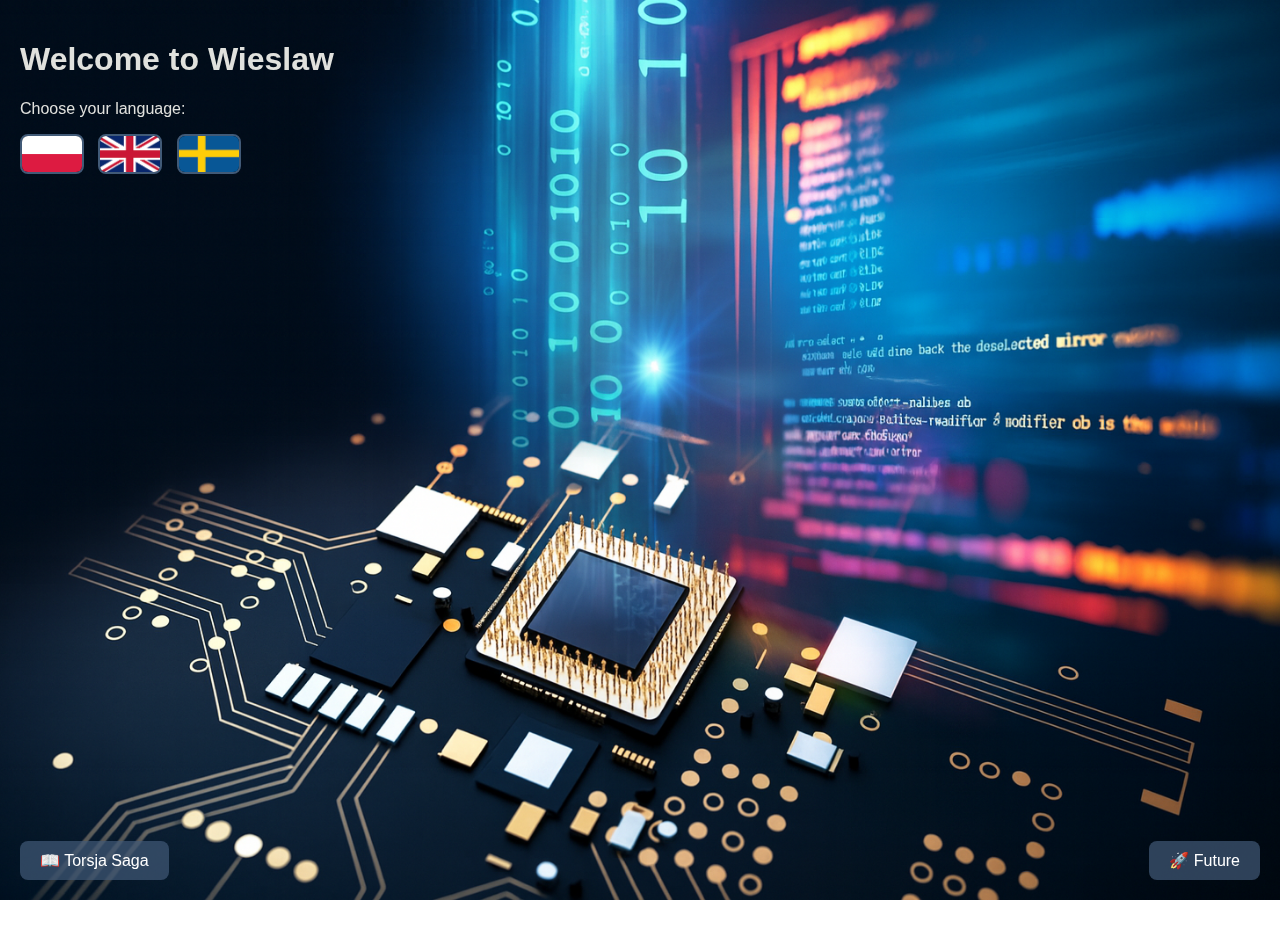
<file: index.html>
<!DOCTYPE html>
<html lang="pl">
<head>
  <meta charset="UTF-8">
  <title>Welcome to Wieslaw</title>
  <link rel="stylesheet" href="css/style.css">
</head>

<body>
  <!-- Nagłówek i języki w lewym górnym rogu -->
  <div class="lang-box">
    <h1>Welcome to Wieslaw</h1>
    <p>Choose your language:</p>
    <div class="flags">
      <a href="pl/index.html"><img src="images/pl.png" alt="Polski"></a>
      <a href="en/index.html"><img src="images/en.png" alt="English"></a>
      <a href="sv/index.html"><img src="images/sv.png" alt="Svenska"></a>
    </div>
  </div>

  <!-- Przyciski fixed -->
  <button class="btn-fixed right" onclick="window.location.href='future/index.html'">
    🚀 Future
  </button>

  <button class="btn-fixed left" onclick="window.location.href='torsja/index.html'">
    📖 Torsja Saga
  </button>
</body>
</html>
</file>
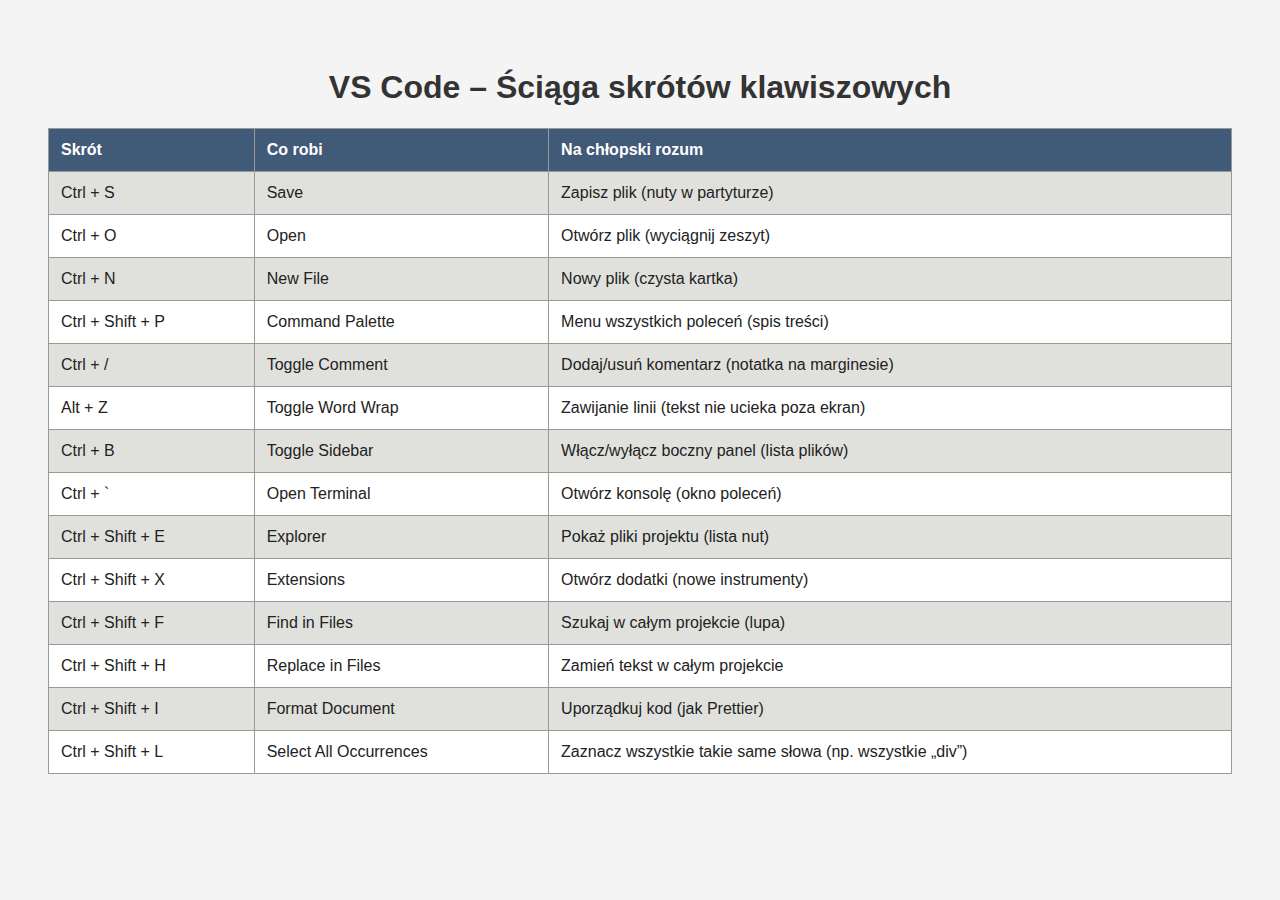
<file: _pl/index.html>
<!DOCTYPE html>
<html lang="pl">
<head>
  <meta charset="UTF-8">
  <title>VS Code – Ściąga skrótów</title>
  <style>
    body {
      font-family: Arial, sans-serif;
      background: #f4f4f4;
      color: #222;
      padding: 40px;
    }
    h1 {
      text-align: center;
      color: #333;
    }
    table {
      width: 100%;
      border-collapse: collapse;
      margin-top: 20px;
      background: #fff;
    }
    th, td {
      border: 1px solid #999;
      padding: 12px;
      text-align: left;
    }
    th {
      background: #415a77;
      color: #fff;
    }
    tr:nth-child(even) {
      background: #e0e1dd;
    }
  </style>
</head>
<body>
  <h1>VS Code – Ściąga skrótów klawiszowych</h1>
  <table>
    <tr>
      <th>Skrót</th>
      <th>Co robi</th>
      <th>Na chłopski rozum</th>
    </tr>
    <tr>
      <td>Ctrl + S</td>
      <td>Save</td>
      <td>Zapisz plik (nuty w partyturze)</td>
    </tr>
    <tr>
      <td>Ctrl + O</td>
      <td>Open</td>
      <td>Otwórz plik (wyciągnij zeszyt)</td>
    </tr>
    <tr>
      <td>Ctrl + N</td>
      <td>New File</td>
      <td>Nowy plik (czysta kartka)</td>
    </tr>
    <tr>
      <td>Ctrl + Shift + P</td>
      <td>Command Palette</td>
      <td>Menu wszystkich poleceń (spis treści)</td>
    </tr>
    <tr>
      <td>Ctrl + /</td>
      <td>Toggle Comment</td>
      <td>Dodaj/usuń komentarz (notatka na marginesie)</td>
    </tr>
    <tr>
      <td>Alt + Z</td>
      <td>Toggle Word Wrap</td>
      <td>Zawijanie linii (tekst nie ucieka poza ekran)</td>
    </tr>
    <tr>
      <td>Ctrl + B</td>
      <td>Toggle Sidebar</td>
      <td>Włącz/wyłącz boczny panel (lista plików)</td>
    </tr>
    <tr>
      <td>Ctrl + `</td>
      <td>Open Terminal</td>
      <td>Otwórz konsolę (okno poleceń)</td>
    </tr>
    <tr>
      <td>Ctrl + Shift + E</td>
      <td>Explorer</td>
      <td>Pokaż pliki projektu (lista nut)</td>
    </tr>
    <tr>
      <td>Ctrl + Shift + X</td>
      <td>Extensions</td>
      <td>Otwórz dodatki (nowe instrumenty)</td>
    </tr>
    <tr>
      <td>Ctrl + Shift + F</td>
      <td>Find in Files</td>
      <td>Szukaj w całym projekcie (lupa)</td>
    </tr>
    <tr>
      <td>Ctrl + Shift + H</td>
      <td>Replace in Files</td>
      <td>Zamień tekst w całym projekcie</td>
    </tr>
    <tr>
      <td>Ctrl + Shift + I</td>
      <td>Format Document</td>
      <td>Uporządkuj kod (jak Prettier)</td>
    </tr>
    <tr>
      <td>Ctrl + Shift + L</td>
      <td>Select All Occurrences</td>
      <td>Zaznacz wszystkie takie same słowa (np. wszystkie „div”)</td>
    </tr>
  </table>
</body>
</html>
</file>
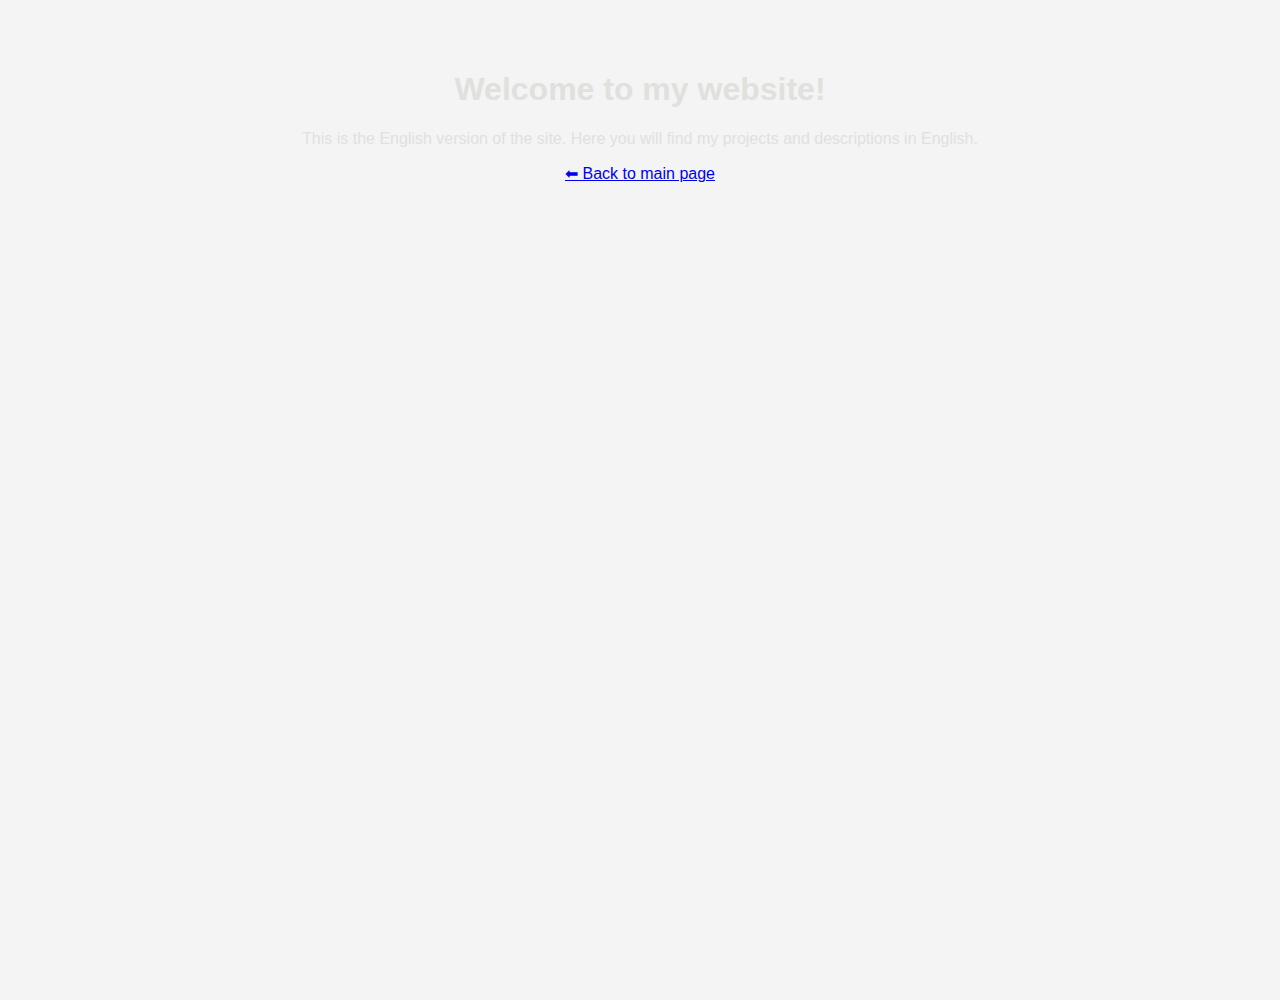
<file: en/index.html>
<!DOCTYPE html>
<html lang="en">
<head>
  <link rel="stylesheet" href="../css/style.css">
  <meta charset="UTF-8">
  <title>Welcome to Wieslaw's page</title>
</head>
<body style="font-family: Arial; text-align: center; background: #f4f4f4; padding: 50px;">
  <h1>Welcome to my website!</h1>
  <p>This is the English version of the site. Here you will find my projects and descriptions in English.</p>
  <a href="../index.html">⬅ Back to main page</a>
</body>
</html>
</file>
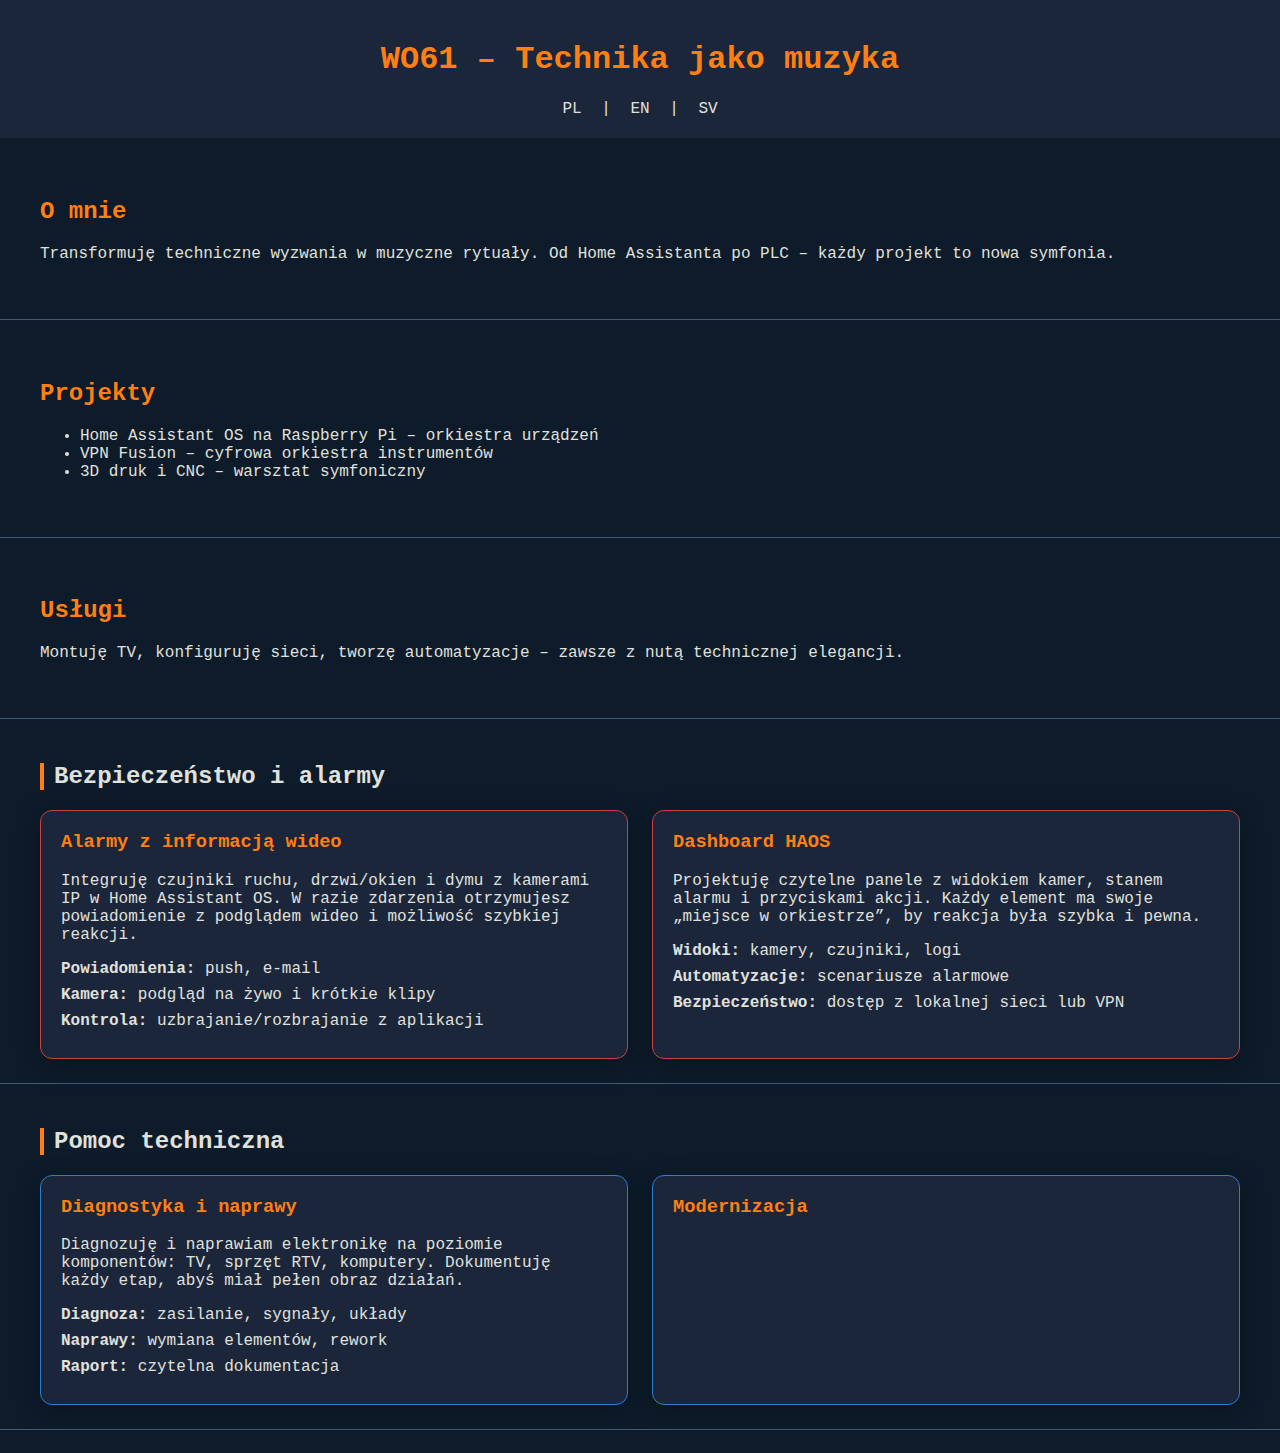
<file: pl/index.html>
<!DOCTYPE html>
<html lang="pl">
<head>
  <!-- ====== STYLE DLA NOWYCH SEKCJI ====== -->
  <!-- Tutaj zaczyna się CSS, czyli opis wyglądu strony -->
<style>
  /* Cards layout = układ prostokątów (kart) */
  .cards {
    display: grid; /* ustawiamy siatkę */
    grid-template-columns: repeat(auto-fit, minmax(280px, 1fr)); /* karty układają się obok siebie, minimum 280px szerokości */
    gap: 24px; /* odstęp między kartami */
    margin-top: 16px; /* odstęp od góry sekcji */
  }

  /* Wygląd pojedynczej karty */
  .card {
    background: #1b263b; /* ciemne tło */
    border: 1px solid #415a77; /* cienka ramka */
    border-radius: 12px; /* zaokrąglone rogi */
    padding: 20px; /* odstęp wewnątrz karty */
    box-shadow: 0 6px 24px rgba(0,0,0,0.25); /* cień pod kartą */
  }

  /* Nagłówek w karcie (np. tytuł) */
  .card h3 {
    color: #ff7f11; /* pomarańczowy kolor nagłówka */
    margin-top: 0; /* brak dodatkowego odstępu na górze */
  }

  /* Lista w karcie (punkty) */
  .card ul {
    list-style: none; /* bez kropek przy liście */
    padding: 0; /* brak dodatkowych odstępów */
    margin: 12px 0 0 0; /* odstęp od tekstu powyżej */
  }
  .card ul li {
    margin-bottom: 8px; /* odstęp między punktami listy */
  }

  /* Nagłówki sekcji (np. "Bezpieczeństwo i alarmy") */
  #security h2, #support h2 {
    color: #e0e1dd; /* jasny kolor tekstu */
    border-left: 4px solid #ff7f11; /* pomarańczowa kreska po lewej stronie */
    padding-left: 10px; /* odstęp między kreską a tekstem */
  }

  /* Specjalne kolory ramek dla kart w sekcjach */
  #security .card { border-color: #c94141; } /* czerwony akcent dla bezpieczeństwa */
  #support .card { border-color: #2e7bcf; } /* niebieski akcent dla pomocy technicznej */

  /* Odstępy dla całych sekcji */
  section#security, section#support {
    padding-top: 24px;
    padding-bottom: 24px;
  }
</style>

  <!-- Ustawienia strony -->
  <meta charset="UTF-8">
  <title>WO61 – Techniczna Symfonia</title>
  <style>
    /* Ogólny wygląd strony */
    body {
      font-family: 'Source Code Pro', monospace; /* czcionka techniczna */
      background-color: #0d1b2a; /* ciemne tło strony */
      color: #e0e1dd; /* jasny tekst */
      margin: 0; /* brak marginesów */
      padding: 0; /* brak odstępów */
    }

    /* Pasek nagłówka (góra strony) */
    header {
      background: #1b263b; /* ciemniejsze tło */
      padding: 20px; /* odstęp wewnątrz */
      text-align: center; /* tekst wyśrodkowany */
    }

    /* Menu językowe */
    nav {
      margin-top: 10px; /* odstęp od nagłówka */
    }
    nav a {
      color: #e0e1dd; /* jasny kolor linków */
      margin: 0 10px; /* odstęp między linkami */
      text-decoration: none; /* bez podkreślenia */
    }

    /* Ogólny wygląd sekcji */
    section {
      padding: 40px; /* odstęp wewnątrz sekcji */
      border-bottom: 1px solid #415a77; /* cienka linia oddzielająca sekcje */
    }

    /* Kolory nagłówków */
    h1, h2 {
      color: #ff7f11; /* pomarańczowy */
    }

    /* Stopka (dół strony) */
    footer {
      background: #1b263b; /* ciemne tło */
      text-align: center; /* tekst wyśrodkowany */
      padding: 20px; /* odstęp wewnątrz */
      font-size: 0.8em; /* mniejsza czcionka */
    }
  </style>
</head>
<body>
  <!-- Nagłówek strony -->
  <header>
    <h1>WO61 – Technika jako muzyka</h1>
    <!-- Menu językowe -->
    <nav>
      <a href="/pl">PL</a> | <a href="/en">EN</a> | <a href="/sv">SV</a>
    </nav>
  </header>

  <!-- Sekcja "O mnie" -->
  <section id="about">
    <h2>O mnie</h2>
    <p>Transformuję techniczne wyzwania w muzyczne rytuały. Od Home Assistanta po PLC – każdy projekt to nowa symfonia.</p>
  </section>

  <!-- Sekcja "Projekty" -->
  <section id="projects">
    <h2>Projekty</h2>
    <ul>
      <li>Home Assistant OS na Raspberry Pi – orkiestra urządzeń</li>
      <li>VPN Fusion – cyfrowa orkiestra instrumentów</li>
      <li>3D druk i CNC – warsztat symfoniczny</li>
    </ul>
  </section>

  <!-- Sekcja "Usługi" -->
  <section id="services">
    <h2>Usługi</h2>
    <p>Montuję TV, konfiguruję sieci, tworzę automatyzacje – zawsze z nutą technicznej elegancji.</p>
  </section>

  <!-- Sekcja "Bezpieczeństwo i alarmy" -->
  <section id="security">
    <h2>Bezpieczeństwo i alarmy</h2>
    <div class="cards">
      <!-- Pierwsza karta -->
      <article class="card">
        <h3>Alarmy z informacją wideo</h3>
        <p>Integruję czujniki ruchu, drzwi/okien i dymu z kamerami IP w Home Assistant OS. W razie zdarzenia otrzymujesz powiadomienie z podglądem wideo i możliwość szybkiej reakcji.</p>
        <ul>
          <li><strong>Powiadomienia:</strong> push, e‑mail</li>
          <li><strong>Kamera:</strong> podgląd na żywo i krótkie klipy</li>
          <li><strong>Kontrola:</strong> uzbrajanie/rozbrajanie z aplikacji</li>
        </ul>
      </article>
      <!-- Druga karta -->
      <article class="card">
        <h3>Dashboard HAOS</h3>
        <p>Projektuję czytelne panele z widokiem kamer, stanem alarmu i przyciskami akcji. Każdy element ma swoje „miejsce w orkiestrze”, by reakcja była szybka i pewna.</p>
        <ul>
          <li><strong>Widoki:</strong> kamery, czujniki, logi</li>
          <li><strong>Automatyzacje:</strong> scenariusze alarmowe</li>
          <li><strong>Bezpieczeństwo:</strong> dostęp z lokalnej sieci lub VPN</li>
        </ul>
      </article>
    </div>
  </section>

  <!-- Sekcja "Pomoc techniczna" -->
  <section id="support">
    <h2>Pomoc techniczna</h2>
    <div class="cards">
      <!-- Pierwsza karta -->
      <article class="card">
        <h3>Diagnostyka i naprawy</h3>
        <p>Diagnozuję i naprawiam elektronikę na poziomie komponentów: TV, sprzęt RTV, komputery. Dokumentuję każdy etap, abyś miał pełen obraz działań.</p>
        <ul>
          <li><strong>Diagnoza:</strong> zasilanie, sygnały, układy</li>
          <li><strong>Naprawy:</strong> wymiana elementów, rework</li>
          <li><strong>Raport:</strong> czytelna dokumentacja</li>
        </ul>
      </article>
      <!-- Druga karta -->
      <article class="card">
        <h3>Modernizacja
</file>
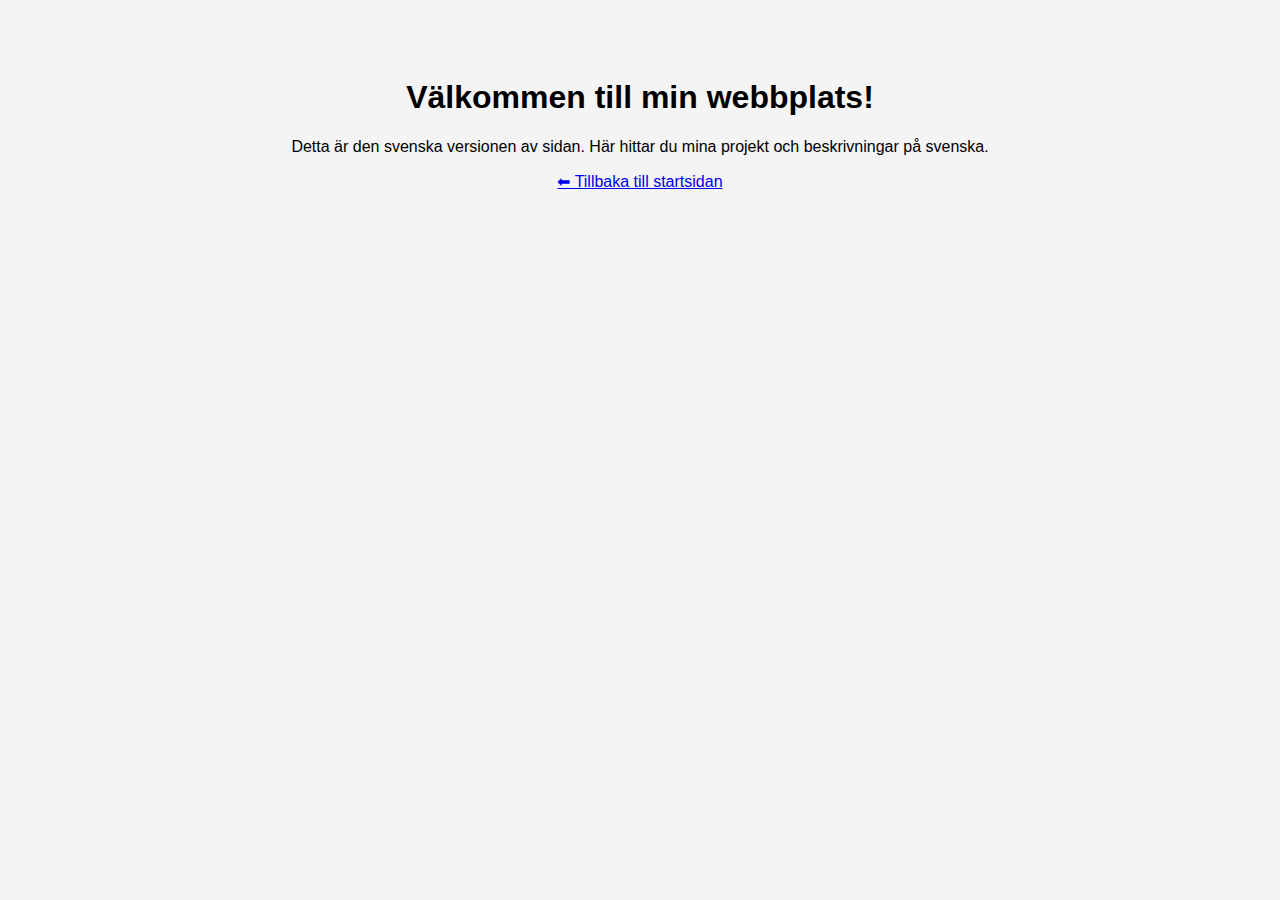
<file: sv/index.html>
<!DOCTYPE html>
<html lang="sv">
<head>
  <meta charset="UTF-8">
  <title>Välkommen till Wieslaws sida</title>
</head>
<body style="font-family: Arial; text-align: center; background: #f4f4f4; padding: 50px;">
  <h1>Välkommen till min webbplats!</h1>
  <p>Detta är den svenska versionen av sidan. Här hittar du mina projekt och beskrivningar på svenska.</p>
  <a href="../index.html">⬅ Tillbaka till startsidan</a>
</body>
</html>
</file>
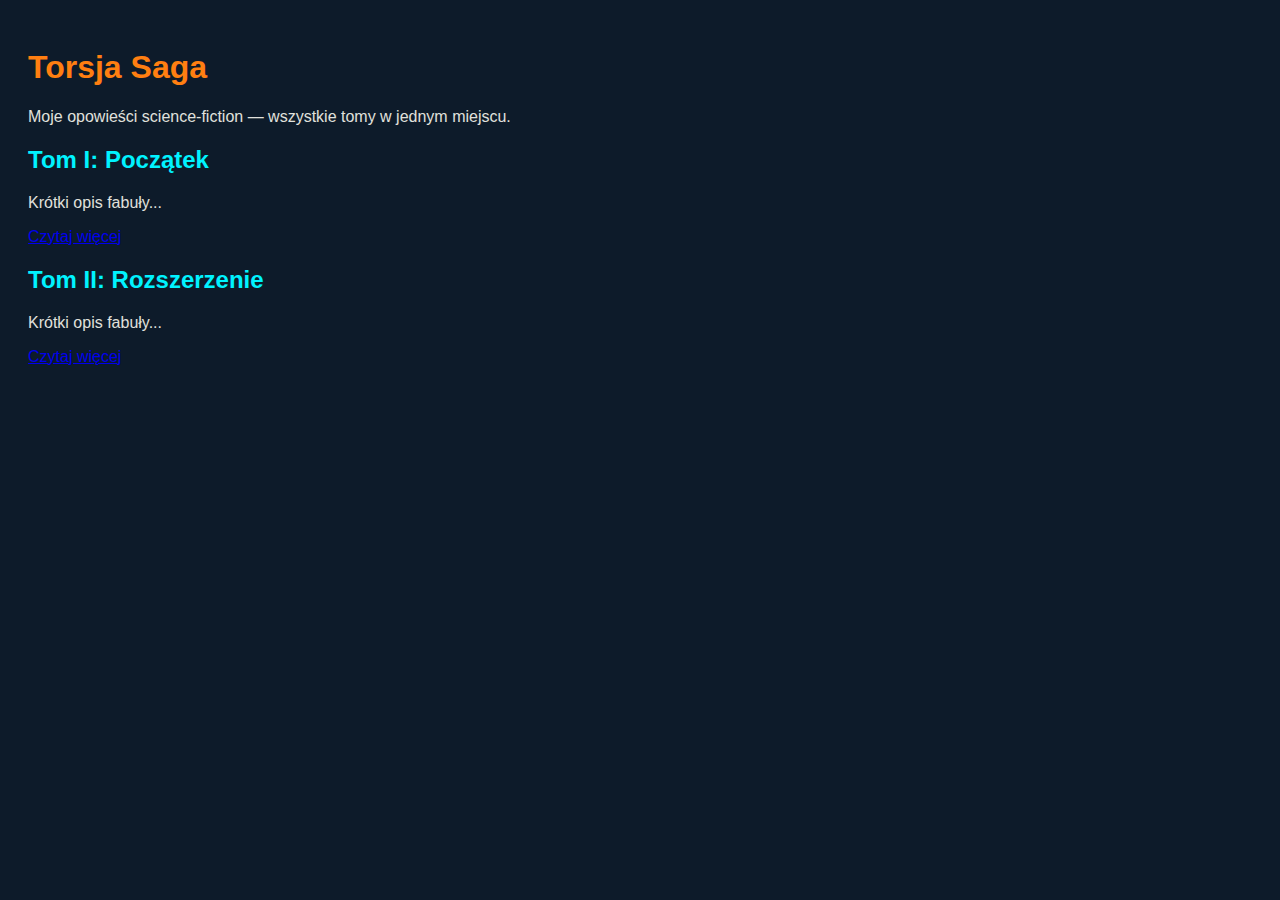
<file: torsja/index.html>
<!DOCTYPE html>
<html lang="pl">
<head>
  <meta charset="UTF-8">
  <title>Torsja Saga</title>
  <style>
    body { font-family: Arial, sans-serif; background: #0d1b2a; color: #e0e1dd; padding: 20px; }
    h1 { color: #ff7f11; }
    .tom { margin-bottom: 20px; }
    .tom h2 { color: #00f3ff; }
  </style>
</head>
<body>
  <h1>Torsja Saga</h1>
  <p>Moje opowieści science‑fiction — wszystkie tomy w jednym miejscu.</p>

  <div class="tom">
    <h2>Tom I: Początek</h2>
    <p>Krótki opis fabuły...</p>
    <a href="tom1.html">Czytaj więcej</a>
  </div>

  <div class="tom">
    <h2>Tom II: Rozszerzenie</h2>
    <p>Krótki opis fabuły...</p>
    <a href="tom2.html">Czytaj więcej</a>
  </div>
</body>
</html>
</file>
<file: css/style.css>
html, body {
  height: 100%;
  margin: 0;
}

body {
  font-family: Arial, sans-serif;
  background-image: url("../images/background-chip.jpg");
  background-size: cover;        /* dopasowanie do całego ekranu */
  background-position: center;
  background-repeat: no-repeat;
  background-attachment: fixed;  /* nieruchome tło */
  color: #e0e1dd;
  text-align: left;
  padding: 20px;
  animation: fadeIn 1.5s ease-in;
}

@keyframes fadeIn {
  from { opacity: 0; }
  to { opacity: 1; }
}

/* Nagłówek + języki w lewym górnym rogu */
.lang-box {
  position: fixed;
  top: 20px;
  left: 20px;
}

/* Flagi prostokątne z lekko zaokrąglonymi rogami */
.flags img {
  width: 60px;
  margin-right: 10px;
  cursor: pointer;
  border: 2px solid #415a77;
  border-radius: 8px;   /* lekko zaokrąglone rogi */
  transition: transform 0.2s;
}

.flags img:hover {
  transform: scale(1.1);
  border-color: #ff7f11;
}

/* Przyciski fixed */
.btn-fixed {
  position: fixed;
  bottom: 20px;
  padding: 10px 20px;
  background-color: rgba(65, 90, 119, 0.7);
  color: #fff;
  border: none;
  border-radius: 8px;
  cursor: pointer;
  font-size: 16px;
  transition: background 0.3s, transform 0.2s;
}

.btn-fixed:hover {
  background-color: rgba(255, 127, 17, 0.9);
  transform: scale(1.05);
}

.btn-fixed.right { right: 20px; }
.btn-fixed.left { left: 20px; }
</file>
